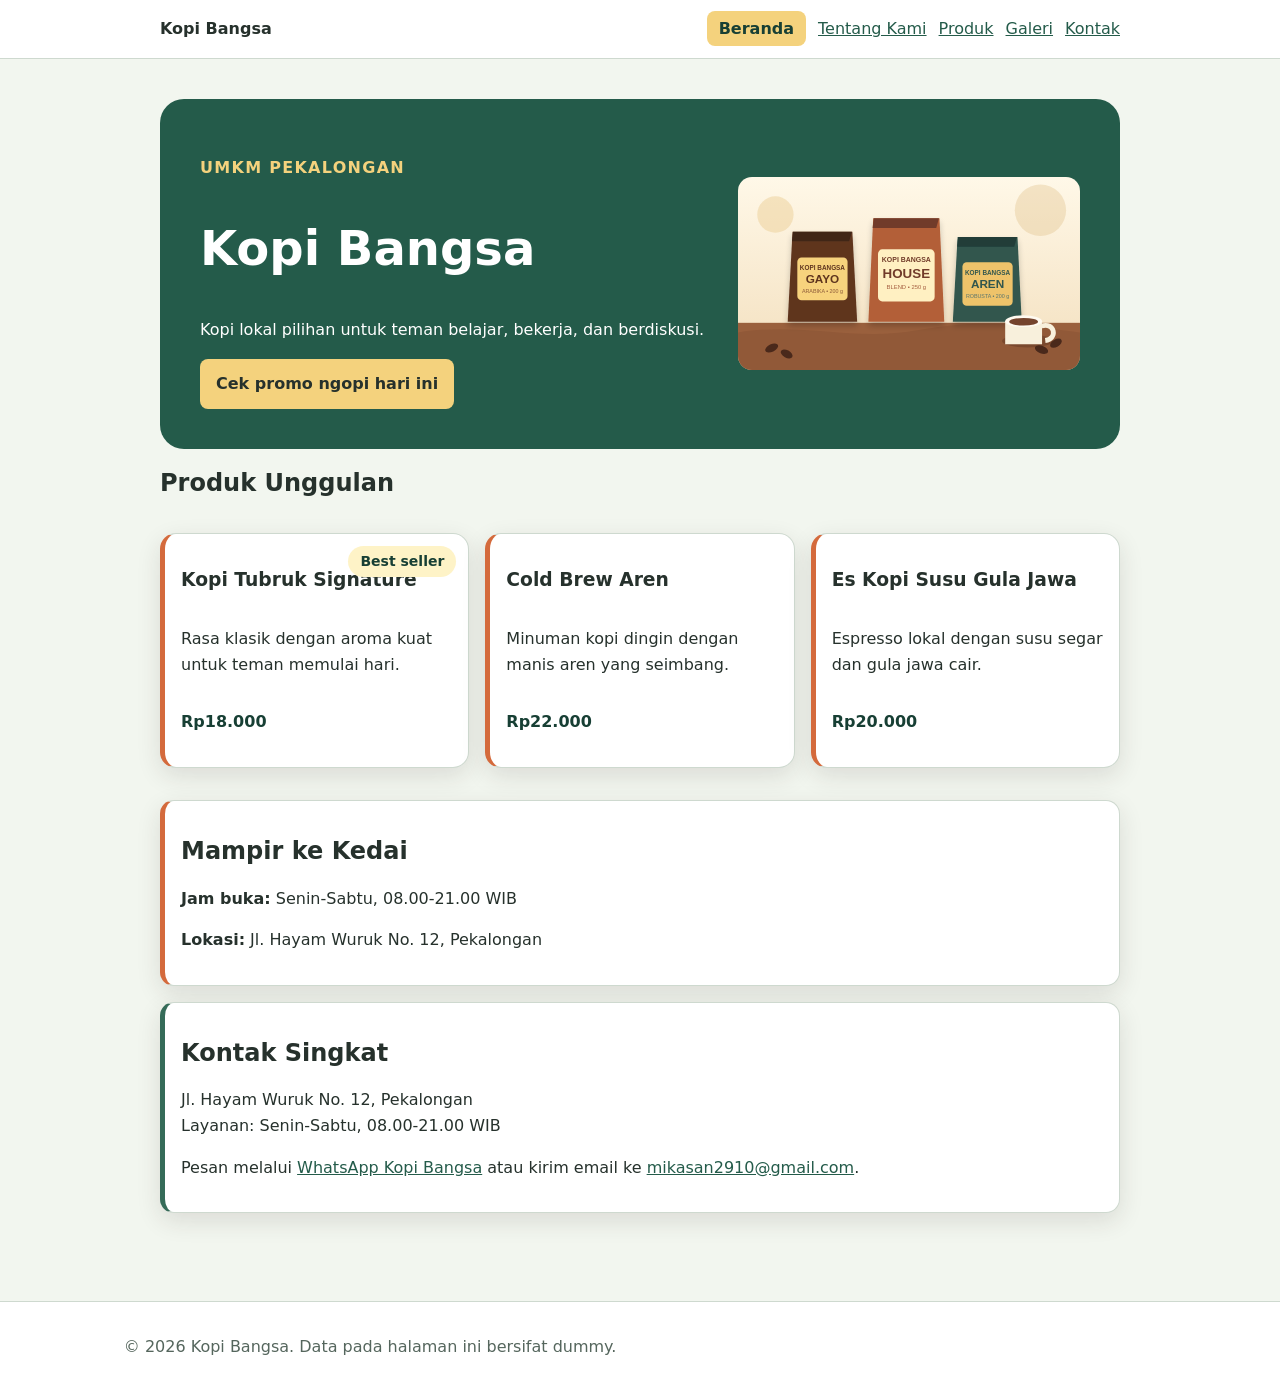
<file: index.html>
<!doctype html>
<html lang="id">
  <head>
    <meta charset="utf-8" />
    <meta name="viewport" content="width=device-width, initial-scale=1" />
    <title>Kopi Bangsa - Website UMKM</title>
    <link rel="stylesheet" href="css/style.css" />
    <script src="js/app.js" defer></script>
  </head>
  <body>
    <a class="skip-link" href="#konten">Lewati ke konten utama</a>
    <header class="site-header">
      <nav class="nav" aria-label="Navigasi utama">
        <a class="brand" href="index.html">Kopi Bangsa</a>
        <button class="nav-toggle" type="button" aria-controls="site-menu" aria-expanded="false" aria-label="Buka menu navigasi">
          <span></span>
          <span></span>
          <span></span>
        </button>
        <ul class="nav-links" id="site-menu">
          <li><a aria-current="page" href="index.html">Beranda</a></li>
          <li><a href="tentang.html">Tentang Kami</a></li>
          <li><a href="produk.html">Produk</a></li>
          <li><a href="galeri.html">Galeri</a></li>
          <li><a href="kontak.html">Kontak</a></li>
        </ul>
      </nav>
    </header>

    <main id="konten" class="page">
      <section class="hero" aria-labelledby="hero-title">
        <div class="hero-content">
          <p class="eyebrow">UMKM Pekalongan</p>
          <h1 id="hero-title">Kopi Bangsa</h1>
          <p>Kopi lokal pilihan untuk teman belajar, bekerja, dan berdiskusi.</p>
          <button id="promoButton" type="button">Cek promo ngopi hari ini</button>
        </div>
        <img class="hero-image" src="assets/images/etalase-kopi.svg" width="640" height="360" alt="Etalase Kopi Bangsa berisi kemasan kopi lokal" />
      </section>

      <section aria-labelledby="produk-title">
        <h2 id="produk-title">Produk Unggulan</h2>
        <div class="product-grid">
          <article class="product-card">
            <span class="product-badge">Best seller</span>
            <h3>Kopi Tubruk Signature</h3>
            <p>Rasa klasik dengan aroma kuat untuk teman memulai hari.</p>
            <p class="price">Rp18.000</p>
          </article>
          <article class="product-card">
            <h3>Cold Brew Aren</h3>
            <p>Minuman kopi dingin dengan manis aren yang seimbang.</p>
            <p class="price">Rp22.000</p>
          </article>
          <article class="product-card">
            <h3>Es Kopi Susu Gula Jawa</h3>
            <p>Espresso lokal dengan susu segar dan gula jawa cair.</p>
            <p class="price">Rp20.000</p>
          </article>
        </div>
      </section>

      <section class="business-info" aria-labelledby="info-title">
        <h2 id="info-title">Mampir ke Kedai</h2>
        <p><strong>Jam buka:</strong> Senin-Sabtu, 08.00-21.00 WIB</p>
        <p><strong>Lokasi:</strong> Jl. Hayam Wuruk No. 12, Pekalongan</p>
      </section>

      <section id="kontak-singkat" class="contact-info" aria-labelledby="kontak-title">
        <h2 id="kontak-title">Kontak Singkat</h2>
        <address>
          Jl. Hayam Wuruk No. 12, Pekalongan<br />
          Layanan: Senin-Sabtu, 08.00-21.00 WIB
        </address>
        <p>
          Pesan melalui
          <a href="https://wa.me/62895380108669">WhatsApp Kopi Bangsa</a>
          atau kirim email ke
          <a href="mailto:mikasan2910@gmail.com">mikasan2910@gmail.com</a>.
        </p>
      </section>
    </main>

    <footer class="site-footer">
      <p>&copy; 2026 Kopi Bangsa. Data pada halaman ini bersifat dummy.</p>
    </footer>
    <script src="js/script.js" defer></script>
    <script src="js/nav.js" defer></script>
  </body>
</html>
</file>
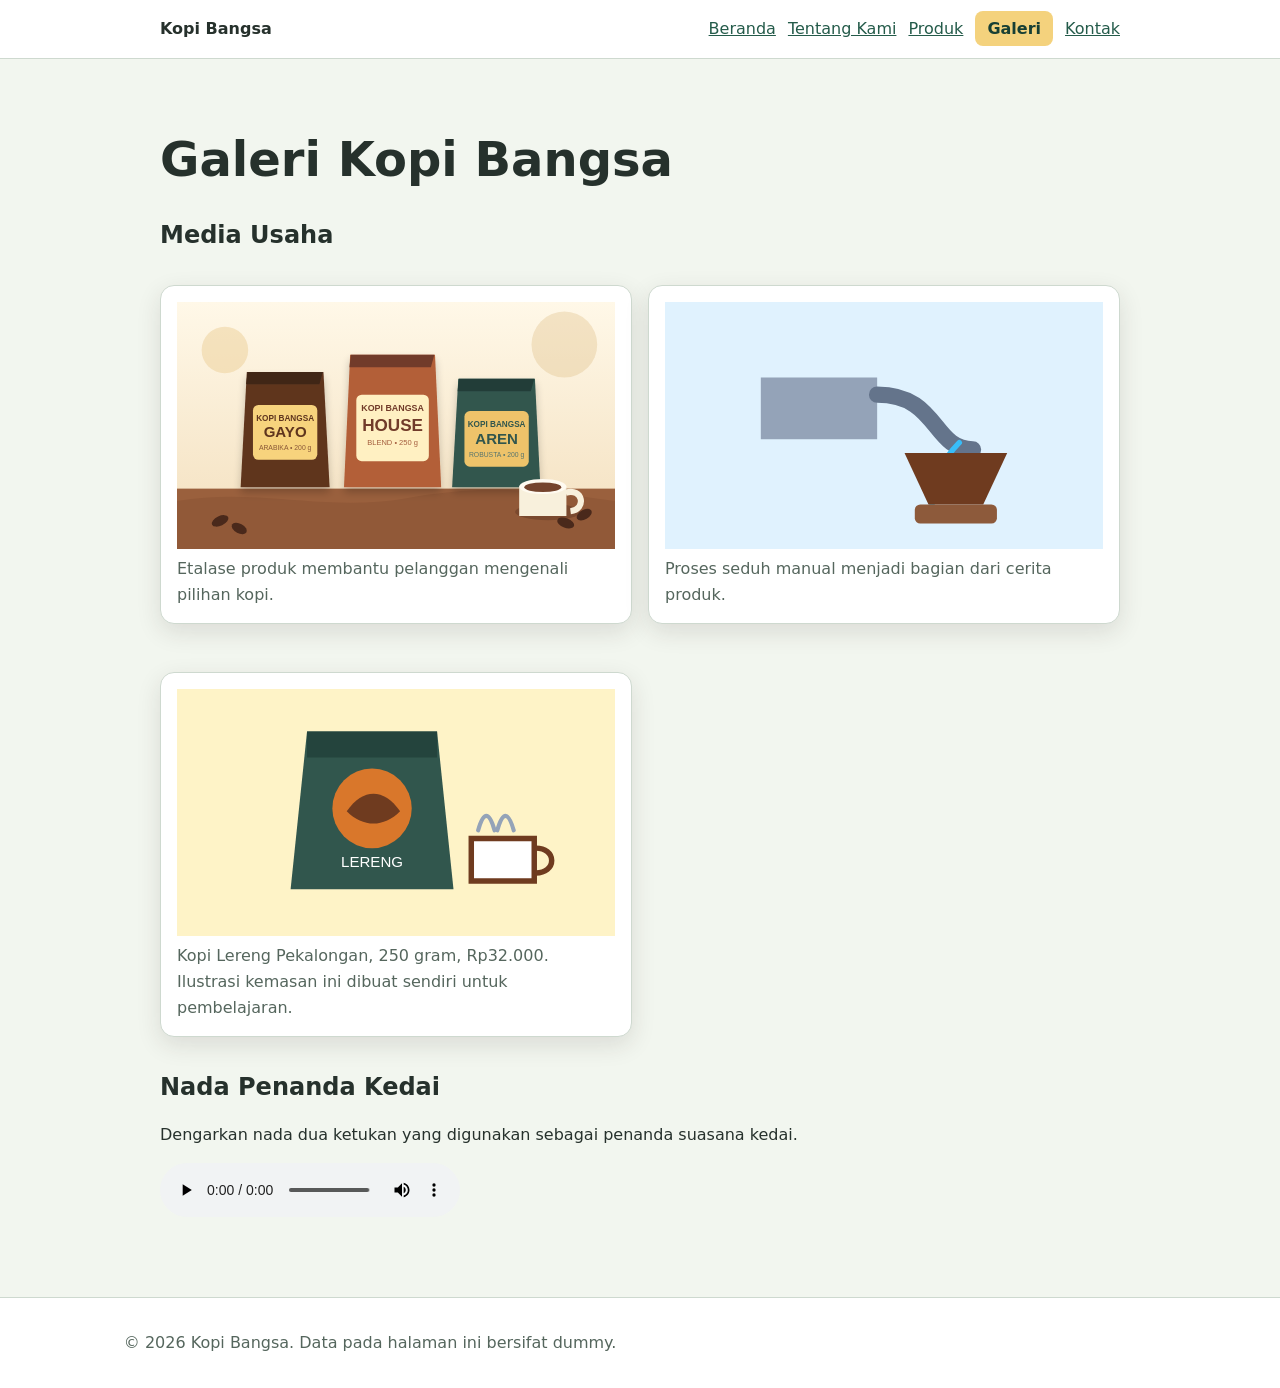
<file: galeri.html>
<!doctype html>
<html lang="id">
  <head>
    <meta charset="utf-8" />
    <meta name="viewport" content="width=device-width, initial-scale=1" />
    <title>Galeri Kopi Bangsa - Website UMKM</title>
    <link rel="stylesheet" href="css/style.css" />
    <script src="js/nav.js" defer></script>
  </head>
  <body>
    <a class="skip-link" href="#konten">Lewati ke konten utama</a>
    <header class="site-header">
      <nav class="nav" aria-label="Navigasi utama">
        <a class="brand" href="index.html">Kopi Bangsa</a>
        <button class="nav-toggle" type="button" aria-controls="site-menu" aria-expanded="false" aria-label="Buka menu navigasi">
          <span></span>
          <span></span>
          <span></span>
        </button>
        <ul class="nav-links" id="site-menu">
          <li><a href="index.html">Beranda</a></li>
          <li><a href="tentang.html">Tentang Kami</a></li>
          <li><a href="produk.html">Produk</a></li>
          <li><a aria-current="page" href="galeri.html">Galeri</a></li>
          <li><a href="kontak.html">Kontak</a></li>
        </ul>
      </nav>
    </header>
    <main id="konten" class="page">
      <h1>Galeri Kopi Bangsa</h1>
      <section aria-labelledby="media-title">
        <h2 id="media-title">Media Usaha</h2>
        <div class="gallery-grid">
          <figure class="media-card">
            <img src="assets/images/etalase-kopi.svg" width="640" height="360" loading="lazy" alt="Etalase Kopi Bangsa berisi kemasan kopi lokal" />
            <figcaption>Etalase produk membantu pelanggan mengenali pilihan kopi.</figcaption>
          </figure>
          <figure class="media-card">
            <img src="assets/images/proses-seduh.svg" width="640" height="360" loading="lazy" alt="Barista menuang air panas ke dripper kopi" />
            <figcaption>Proses seduh manual menjadi bagian dari cerita produk.</figcaption>
          </figure>
          <figure class="media-card">
            <img src="assets/images/produk-kopi-640.svg" srcset="assets/images/produk-kopi-640.svg 640w, assets/images/produk-kopi-960.svg 960w" sizes="(min-width: 60rem) 27.375rem, (min-width: 42rem) calc(50vw - 3.625rem), calc(100vw - 4.125rem)" width="640" height="360" loading="lazy" alt="Kemasan Kopi Lereng Pekalongan berwarna hijau di samping cangkir seduh" />
            <figcaption>Kopi Lereng Pekalongan, 250 gram, Rp32.000. Ilustrasi kemasan ini dibuat sendiri untuk pembelajaran.</figcaption>
          </figure>
        </div>
      </section>
      <section aria-labelledby="audio-title">
        <h2 id="audio-title">Nada Penanda Kedai</h2>
        <p id="audio-note">Dengarkan nada dua ketukan yang digunakan sebagai penanda suasana kedai.</p>
        <audio controls aria-describedby="audio-note" src="assets/audio/penanda-kedai.wav">
          Browser Anda tidak mendukung pemutar audio.
        </audio>
      </section>
    </main>
    <footer class="site-footer">
      <p>&copy; 2026 Kopi Bangsa. Data pada halaman ini bersifat dummy.</p>
    </footer>
  </body>
</html>
</file>
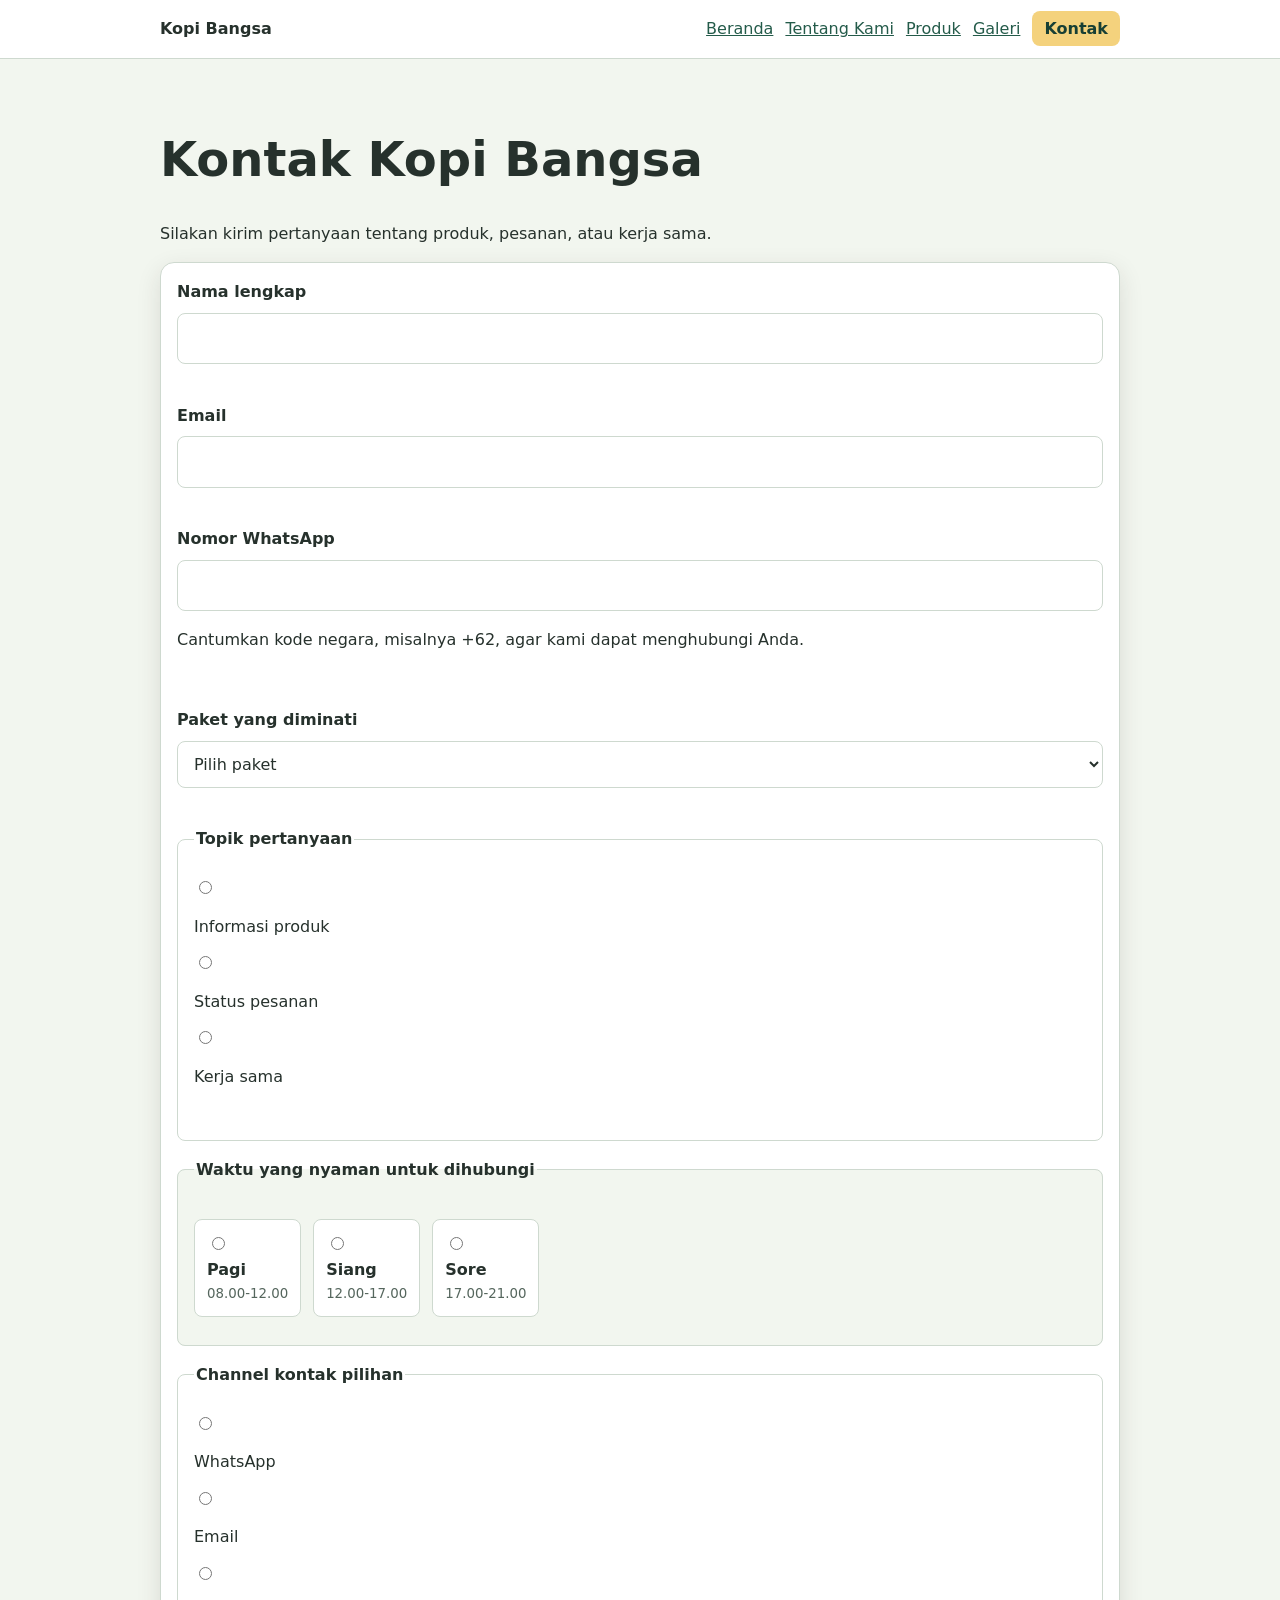
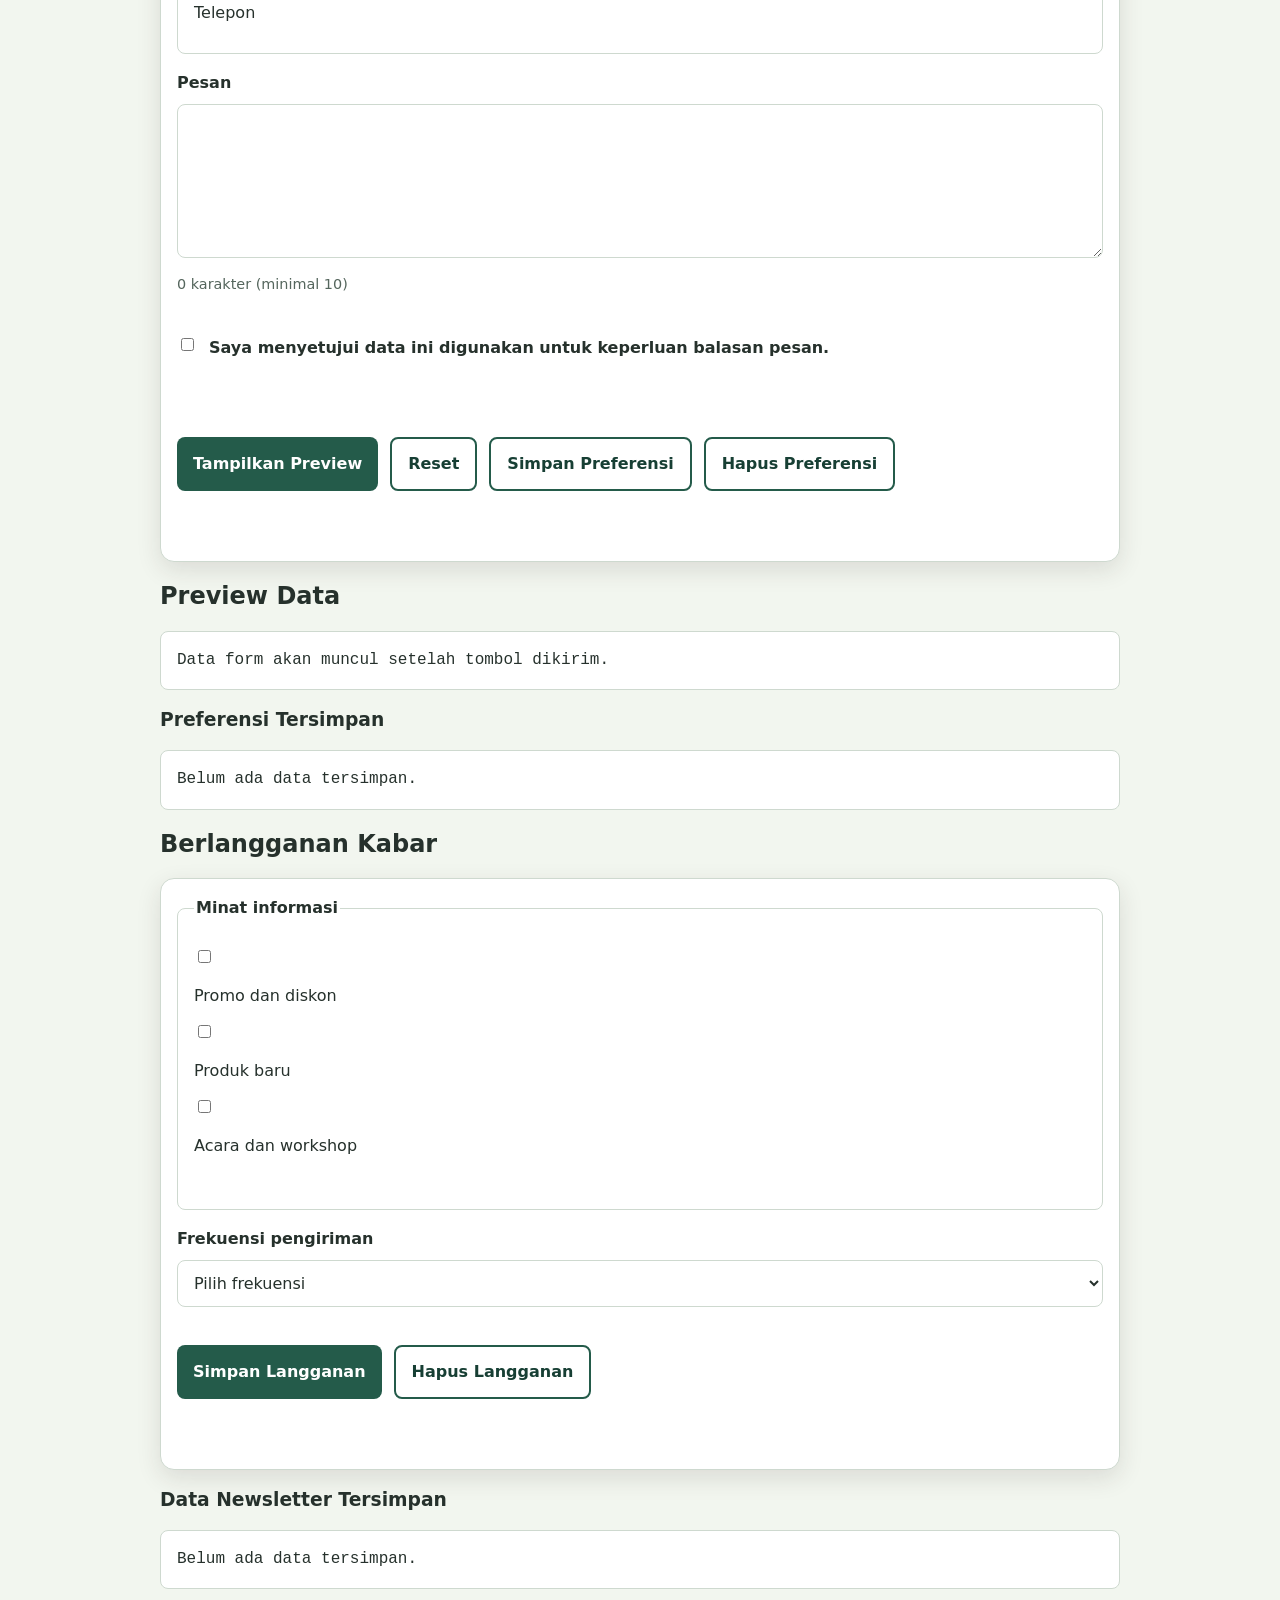
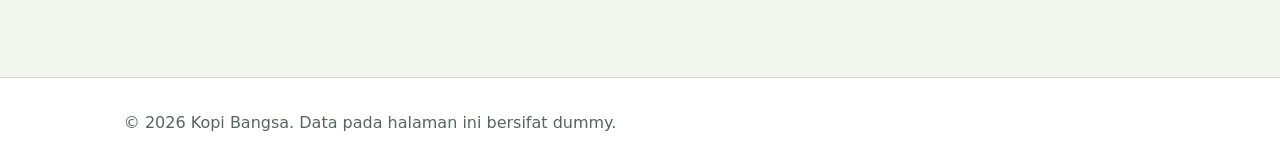
<file: kontak.html>
<!doctype html>
<html lang="id">
  <head>
    <meta charset="utf-8" />
    <meta name="viewport" content="width=device-width, initial-scale=1" />
    <title>Kontak Kopi Bangsa - Website UMKM</title>
    <link rel="stylesheet" href="css/style.css" />
    <script src="js/form.js" defer></script>
    <script src="js/newsletter.js" defer></script>
    <script src="js/nav.js" defer></script>
  </head>
  <body>
    <a class="skip-link" href="#konten">Lewati ke konten utama</a>
    <header class="site-header">
      <nav class="nav" aria-label="Navigasi utama">
        <a class="brand" href="index.html">Kopi Bangsa</a>
        <button class="nav-toggle" type="button" aria-controls="site-menu" aria-expanded="false" aria-label="Buka menu navigasi">
          <span></span>
          <span></span>
          <span></span>
        </button>
        <ul class="nav-links" id="site-menu">
          <li><a href="index.html">Beranda</a></li>
          <li><a href="tentang.html">Tentang Kami</a></li>
          <li><a href="produk.html">Produk</a></li>
          <li><a href="galeri.html">Galeri</a></li>
          <li><a aria-current="page" href="kontak.html">Kontak</a></li>
        </ul>
      </nav>
    </header>
    <main id="konten" class="page">
      <h1>Kontak Kopi Bangsa</h1>
      <p>Silakan kirim pertanyaan tentang produk, pesanan, atau kerja sama.</p>

      <form id="form-kontak" action="#" method="post" novalidate>
        <div id="ringkasan-error" class="error-summary" role="alert" hidden></div>

        <div class="field">
          <label for="nama">Nama lengkap</label>
          <input id="nama" name="nama" type="text" autocomplete="name" required minlength="3" aria-describedby="nama-error" />
          <p id="nama-error" class="field-error" aria-live="polite"></p>
        </div>

        <div class="field">
          <label for="email">Email</label>
          <input id="email" name="email" type="email" autocomplete="email" required aria-describedby="email-error" />
          <p id="email-error" class="field-error" aria-live="polite"></p>
        </div>

        <div class="field">
          <label for="telepon">Nomor WhatsApp</label>
          <input
            id="telepon"
            name="telepon"
            type="tel"
            autocomplete="tel"
            pattern="^(\+62|62|0)8[1-9][0-9]{6,10}$"
            aria-describedby="whatsapp-help telepon-error"
            required
          />
          <p id="whatsapp-help">Cantumkan kode negara, misalnya +62, agar kami dapat menghubungi Anda.</p>
          <p id="telepon-error" class="field-error" aria-live="polite"></p>
        </div>

        <div class="field">
          <label for="paket">Paket yang diminati</label>
          <select id="paket" name="paket" required aria-describedby="paket-error">
            <option value="">Pilih paket</option>
            <option value="rumahan">Paket rumahan</option>
            <option value="kantor">Paket kantor</option>
            <option value="reseller">Paket reseller</option>
          </select>
          <p id="paket-error" class="field-error" aria-live="polite"></p>
        </div>

        <fieldset>
          <legend>Topik pertanyaan</legend>
          <input id="topik-1" type="radio" name="topik" value="produk" required />
          <label for="topik-1">Informasi produk</label>
          <input id="topik-pesanan" type="radio" name="topik" value="pesanan" />
          <label for="topik-pesanan">Status pesanan</label>
          <input id="topik-kerja-sama" type="radio" name="topik" value="kerja-sama" />
          <label for="topik-kerja-sama">Kerja sama</label>
          <p id="topik-error" class="field-error" aria-live="polite"></p>
        </fieldset>

        <fieldset class="time-options">
          <legend>Waktu yang nyaman untuk dihubungi</legend>
          <div class="time-option-list">
            <label class="time-option" for="waktu-pagi">
              <input id="waktu-pagi" type="radio" name="waktu-kontak" value="pagi" required />
              <span class="time-option-copy"><strong>Pagi</strong><small>08.00-12.00</small></span>
            </label>
            <label class="time-option" for="waktu-siang">
              <input id="waktu-siang" type="radio" name="waktu-kontak" value="siang" />
              <span class="time-option-copy"><strong>Siang</strong><small>12.00-17.00</small></span>
            </label>
            <label class="time-option" for="waktu-sore">
              <input id="waktu-sore" type="radio" name="waktu-kontak" value="sore" />
              <span class="time-option-copy"><strong>Sore</strong><small>17.00-21.00</small></span>
            </label>
          </div>
        </fieldset>

        <fieldset>
          <legend>Channel kontak pilihan</legend>
          <input id="channel-wa" type="radio" name="channel" value="whatsapp" />
          <label for="channel-wa">WhatsApp</label>
          <input id="channel-email" type="radio" name="channel" value="email" />
          <label for="channel-email">Email</label>
          <input id="channel-telepon" type="radio" name="channel" value="telepon" />
          <label for="channel-telepon">Telepon</label>
        </fieldset>

        <div class="field">
          <label for="pesan">Pesan</label>
          <textarea id="pesan" name="pesan" rows="5" required minlength="10" aria-describedby="hitung-pesan pesan-error"></textarea>
          <p id="hitung-pesan" class="char-count">0 karakter (minimal 10)</p>
          <p id="pesan-error" class="field-error" aria-live="polite"></p>
        </div>

        <div class="field field-check">
          <input id="setuju" name="setuju" type="checkbox" required aria-describedby="setuju-error" />
          <label for="setuju">Saya menyetujui data ini digunakan untuk keperluan balasan pesan.</label>
          <p id="setuju-error" class="field-error" aria-live="polite"></p>
        </div>

        <p id="form-feedback" class="form-feedback" aria-live="polite"></p>

        <div class="form-actions">
          <button type="submit">Tampilkan Preview</button>
          <button type="reset" class="button-secondary">Reset</button>
          <button id="simpan-preferensi" type="button" class="button-secondary">Simpan Preferensi</button>
          <button id="hapus-preferensi" type="button" class="button-secondary">Hapus Preferensi</button>
        </div>

        <p id="status-preferensi" class="form-feedback" aria-live="polite"></p>
      </form>

      <section aria-labelledby="preview-title">
        <h2 id="preview-title">Preview Data</h2>
        <pre id="preview-form" aria-live="polite">Data form akan muncul setelah tombol dikirim.</pre>

        <h3>Preferensi Tersimpan</h3>
        <pre id="json-preferensi" aria-live="polite">Belum ada data tersimpan.</pre>
      </section>

      <section aria-labelledby="newsletter-title">
        <h2 id="newsletter-title">Berlangganan Kabar</h2>
        <form id="form-newsletter" action="#" method="post" novalidate>
          <fieldset>
            <legend>Minat informasi</legend>
            <input id="minat-promo" type="checkbox" name="minat" value="promo" />
            <label for="minat-promo">Promo dan diskon</label>
            <input id="minat-produk" type="checkbox" name="minat" value="produk-baru" />
            <label for="minat-produk">Produk baru</label>
            <input id="minat-acara" type="checkbox" name="minat" value="acara" />
            <label for="minat-acara">Acara dan workshop</label>
            <p id="minat-error" class="field-error" aria-live="polite"></p>
          </fieldset>

          <div class="field">
            <label for="frekuensi">Frekuensi pengiriman</label>
            <select id="frekuensi" name="frekuensi" aria-describedby="frekuensi-error">
              <option value="">Pilih frekuensi</option>
              <option value="mingguan">Mingguan</option>
              <option value="bulanan">Bulanan</option>
            </select>
            <p id="frekuensi-error" class="field-error" aria-live="polite"></p>
          </div>

          <div class="form-actions">
            <button type="submit">Simpan Langganan</button>
            <button id="hapus-newsletter" type="button" class="button-secondary">Hapus Langganan</button>
          </div>

          <p id="status-newsletter" class="form-feedback" aria-live="polite"></p>
        </form>

        <h3>Data Newsletter Tersimpan</h3>
        <pre id="json-newsletter" aria-live="polite">Belum ada data tersimpan.</pre>
      </section>
    </main>
    <footer class="site-footer">
      <p>&copy; 2026 Kopi Bangsa. Data pada halaman ini bersifat dummy.</p>
    </footer>
  </body>
</html>
</file>
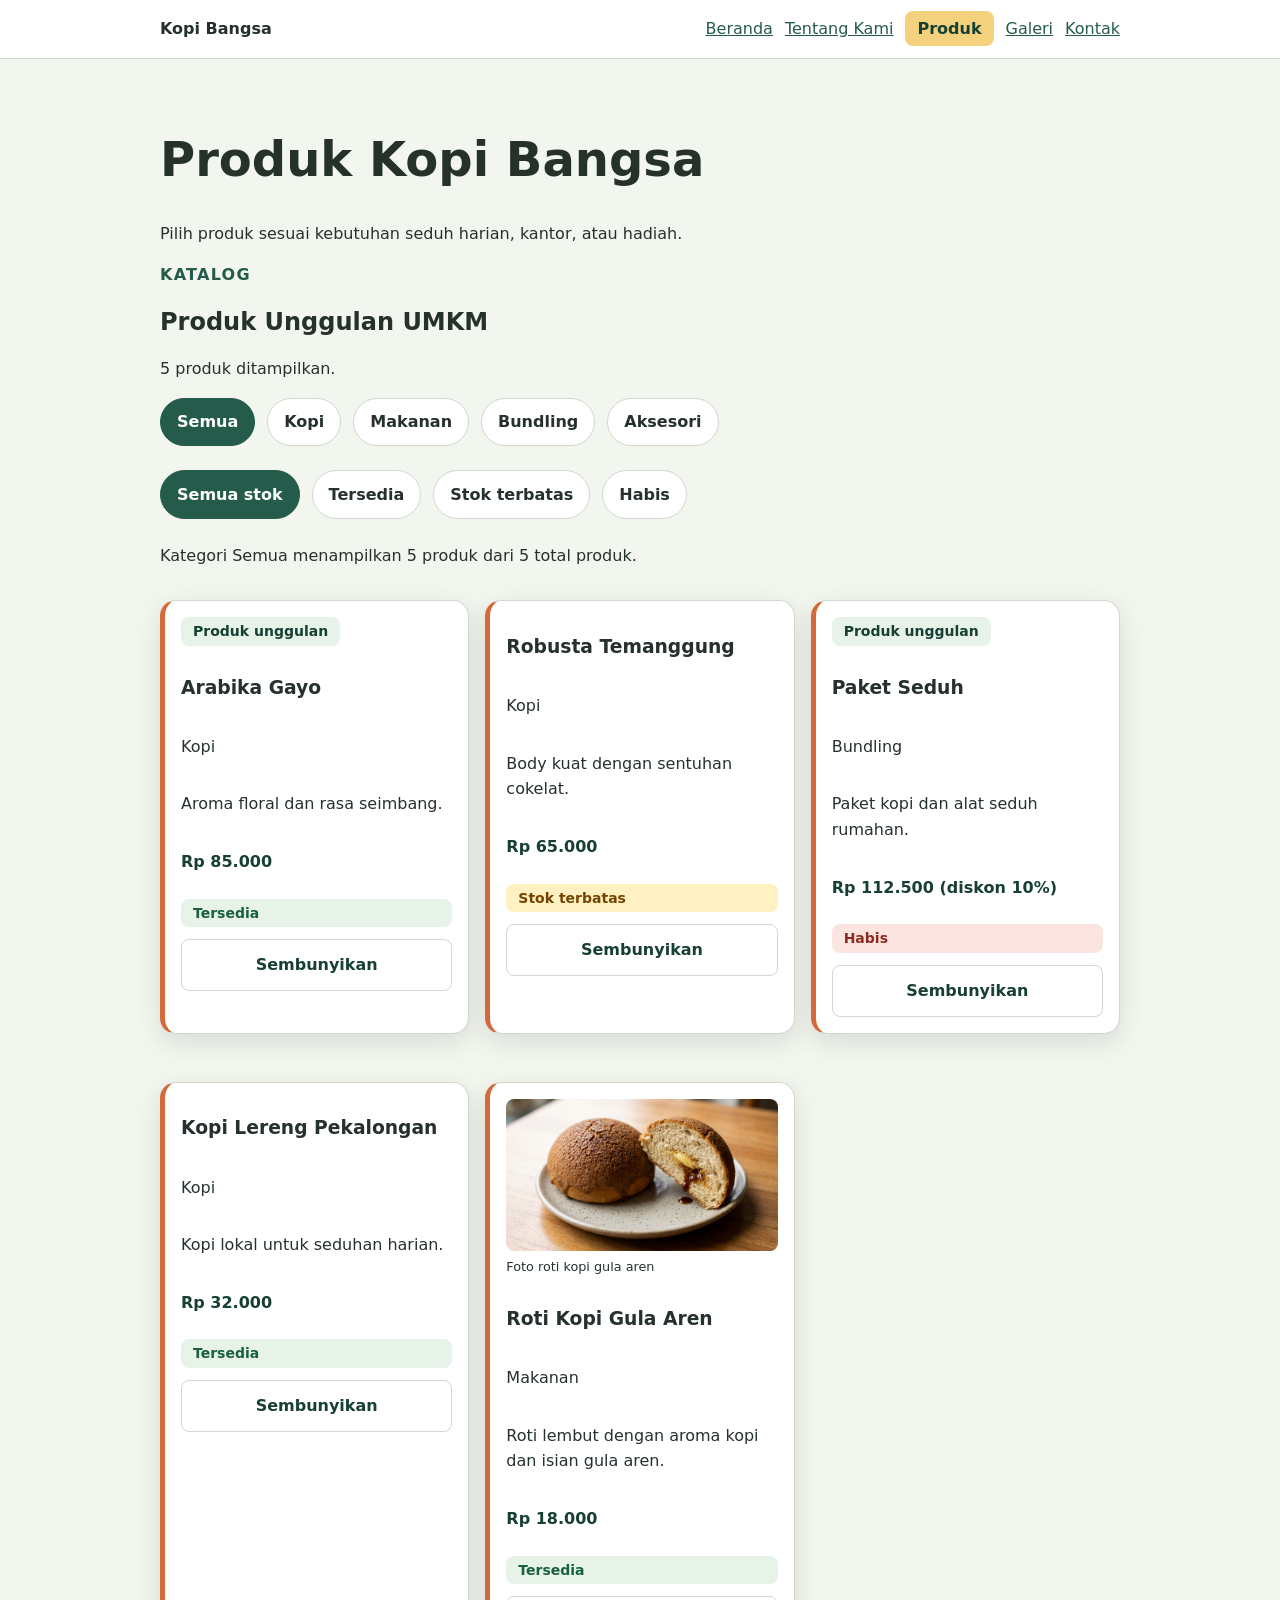
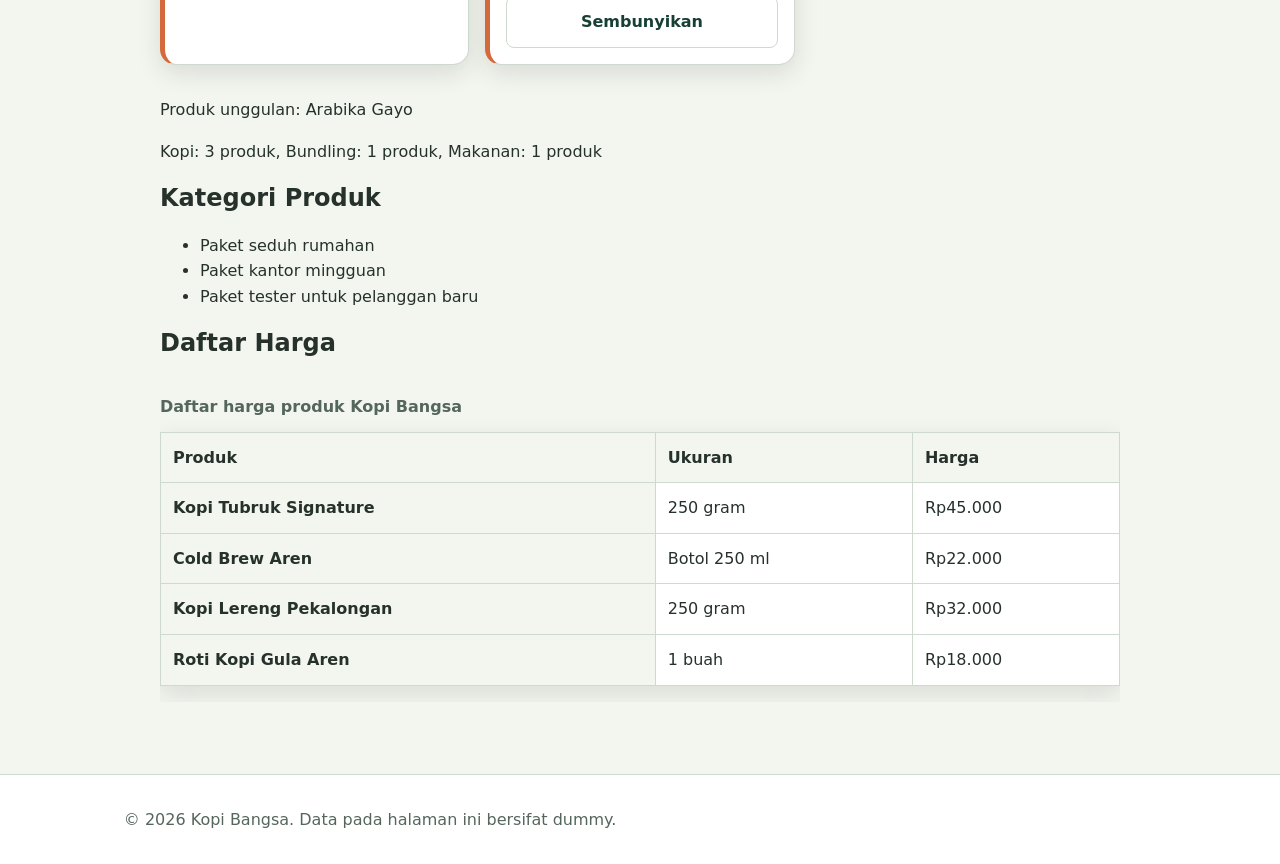
<file: produk.html>
<!doctype html>
<html lang="id">
  <head>
    <meta charset="utf-8" />
    <meta name="viewport" content="width=device-width, initial-scale=1" />
    <title>Produk Kopi Bangsa - Website UMKM</title>
    <link rel="stylesheet" href="css/style.css" />
    <script src="js/app.js" defer></script>
    <script src="js/nav.js" defer></script>
  </head>
  <body>
    <a class="skip-link" href="#konten">Lewati ke konten utama</a>
    <header class="site-header">
      <nav class="nav" aria-label="Navigasi utama">
        <a class="brand" href="index.html">Kopi Bangsa</a>
        <button class="nav-toggle" type="button" aria-controls="site-menu" aria-expanded="false" aria-label="Buka menu navigasi">
          <span></span>
          <span></span>
          <span></span>
        </button>
        <ul class="nav-links" id="site-menu">
          <li><a href="index.html">Beranda</a></li>
          <li><a href="tentang.html">Tentang Kami</a></li>
          <li><a aria-current="page" href="produk.html">Produk</a></li>
          <li><a href="galeri.html">Galeri</a></li>
          <li><a href="kontak.html">Kontak</a></li>
        </ul>
      </nav>
    </header>
    <main id="konten" class="page">
      <h1>Produk Kopi Bangsa</h1>
      <p>Pilih produk sesuai kebutuhan seduh harian, kantor, atau hadiah.</p>
      <section class="product-section" aria-labelledby="produk-title">
        <div class="section-heading">
          <p class="eyebrow">Katalog</p>
          <h2 id="produk-title">Produk Unggulan UMKM</h2>
          <p id="produk-status" class="produk-status" aria-live="polite">Produk belum dimuat.</p>
        </div>
        <div class="filter-bar" role="group" aria-label="Filter kategori produk">
          <button type="button" class="filter-button is-active" data-filter="Semua" aria-pressed="true">Semua</button>
          <button type="button" class="filter-button" data-filter="Kopi" aria-pressed="false">Kopi</button>
          <button type="button" class="filter-button" data-filter="Makanan" aria-pressed="false">Makanan</button>
          <button type="button" class="filter-button" data-filter="Bundling" aria-pressed="false">Bundling</button>
          <button type="button" class="filter-button" data-filter="Aksesori" aria-pressed="false">Aksesori</button>
        </div>
        <div class="filter-bar" role="group" aria-label="Filter stok produk">
          <button type="button" class="filter-button is-active" data-stock-filter="Semua" aria-pressed="true">Semua stok</button>
          <button type="button" class="filter-button" data-stock-filter="Tersedia" aria-pressed="false">Tersedia</button>
          <button type="button" class="filter-button" data-stock-filter="Stok terbatas" aria-pressed="false">Stok terbatas</button>
          <button type="button" class="filter-button" data-stock-filter="Habis" aria-pressed="false">Habis</button>
        </div>
        <p id="produk-filter-summary" aria-live="polite">Kategori Semua menampilkan 4 produk dari 4 total produk.</p>
        <div id="produk-grid" class="product-grid" aria-live="polite"></div>
        <p id="produk-unggulan">Produk unggulan akan ditentukan melalui JavaScript.</p>
        <p id="ringkasan-kategori">Ringkasan kategori akan dibuat melalui JavaScript.</p>
      </section>
      <section aria-labelledby="kategori-title">
        <h2 id="kategori-title">Kategori Produk</h2>
        <ul>
          <li>Paket seduh rumahan</li>
          <li>Paket kantor mingguan</li>
          <li>Paket tester untuk pelanggan baru</li>
        </ul>
      </section>
      <section aria-labelledby="harga-title">
        <h2 id="harga-title">Daftar Harga</h2>
        <div class="table-scroll" role="region" aria-labelledby="daftar-harga-caption" tabindex="0">
          <table>
          <caption id="daftar-harga-caption">Daftar harga produk Kopi Bangsa</caption>
          <thead>
            <tr>
              <th scope="col">Produk</th>
              <th scope="col">Ukuran</th>
              <th scope="col">Harga</th>
            </tr>
          </thead>
          <tbody>
            <tr>
              <th scope="row">Kopi Tubruk Signature</th>
              <td>250 gram</td>
              <td>Rp45.000</td>
            </tr>
            <tr>
              <th scope="row">Cold Brew Aren</th>
              <td>Botol 250 ml</td>
              <td>Rp22.000</td>
            </tr>
            <tr>
              <th scope="row">Kopi Lereng Pekalongan</th>
              <td>250 gram</td>
              <td>Rp32.000</td>
            </tr>
            <tr>
              <th scope="row">Roti Kopi Gula Aren</th>
              <td>1 buah</td>
              <td>Rp18.000</td>
            </tr>
          </tbody>
          </table>
        </div>
      </section>
    </main>
    <footer class="site-footer">
      <p>&copy; 2026 Kopi Bangsa. Data pada halaman ini bersifat dummy.</p>
    </footer>
  </body>
</html>
</file>
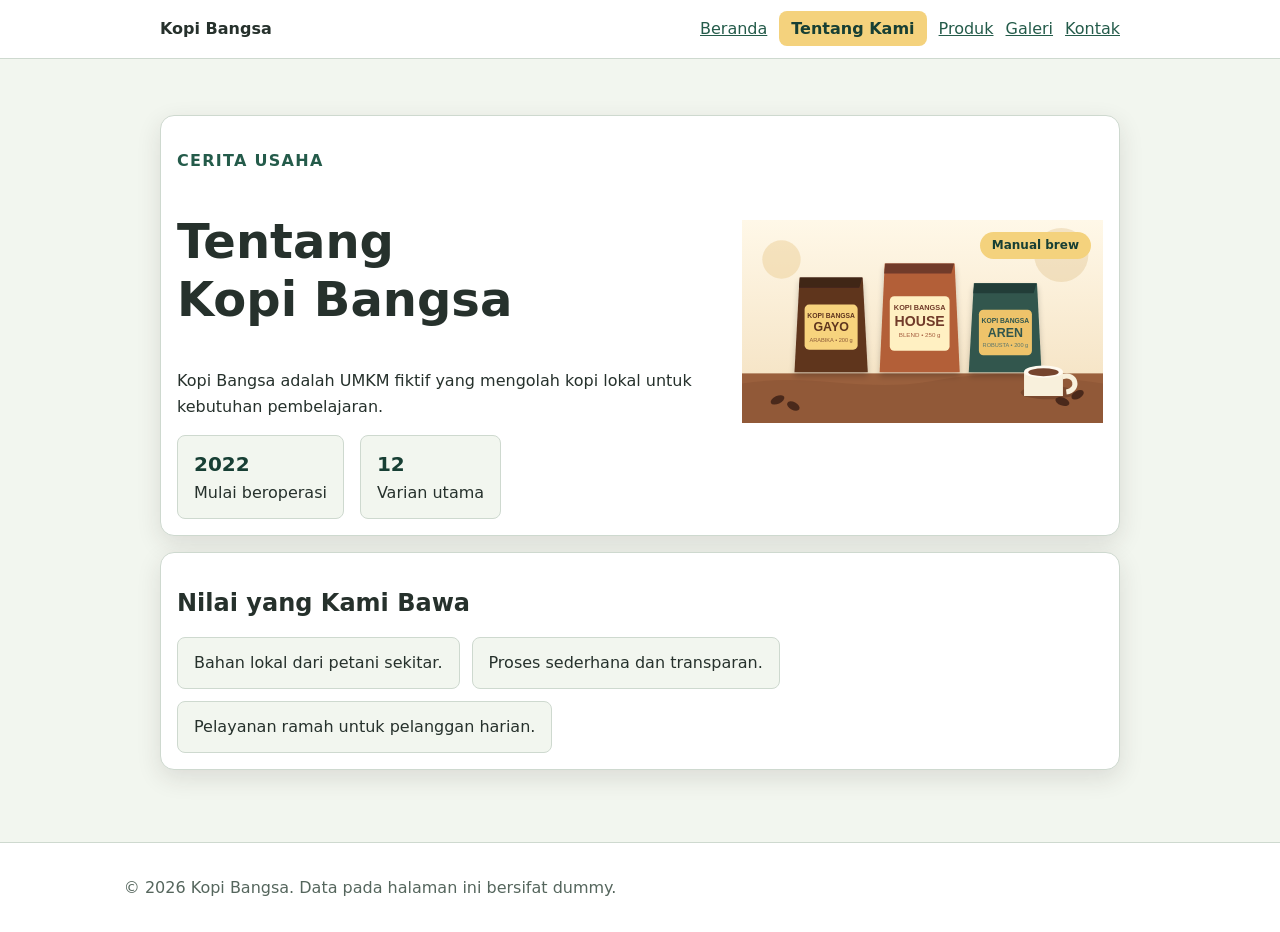
<file: tentang.html>
<!doctype html>
<html lang="id">
  <head>
    <meta charset="utf-8" />
    <meta name="viewport" content="width=device-width, initial-scale=1" />
    <title>Tentang Kopi Bangsa - Website UMKM</title>
    <link rel="stylesheet" href="css/style.css" />
    <script src="js/nav.js" defer></script>
  </head>
  <body>
    <a class="skip-link" href="#konten">Lewati ke konten utama</a>
    <header class="site-header">
      <nav class="nav" aria-label="Navigasi utama">
        <a class="brand" href="index.html">Kopi Bangsa</a>
        <button class="nav-toggle" type="button" aria-controls="site-menu" aria-expanded="false" aria-label="Buka menu navigasi">
          <span></span>
          <span></span>
          <span></span>
        </button>
        <ul class="nav-links" id="site-menu">
          <li><a href="index.html">Beranda</a></li>
          <li><a aria-current="page" href="tentang.html">Tentang Kami</a></li>
          <li><a href="produk.html">Produk</a></li>
          <li><a href="galeri.html">Galeri</a></li>
          <li><a href="kontak.html">Kontak</a></li>
        </ul>
      </nav>
    </header>

    <main id="konten" class="page">
      <section class="story-layout" aria-labelledby="tentang-title">
        <div class="story-copy">
          <p class="eyebrow">Cerita Usaha</p>
          <h1 id="tentang-title">Tentang Kopi Bangsa</h1>
          <p>Kopi Bangsa adalah UMKM fiktif yang mengolah kopi lokal untuk kebutuhan pembelajaran.</p>
          <div class="story-meta" aria-label="Informasi singkat usaha">
            <div class="story-stat">
              <strong>2022</strong>
              <span>Mulai beroperasi</span>
            </div>
            <div class="story-stat">
              <strong>12</strong>
              <span>Varian utama</span>
            </div>
          </div>
        </div>
        <div class="story-visual">
          <span class="story-badge">Manual brew</span>
          <img src="assets/images/etalase-kopi.svg" width="640" height="360" loading="lazy" alt="Etalase Kopi Bangsa berisi kemasan kopi lokal" />
        </div>
      </section>

      <section class="value-panel" aria-labelledby="nilai-title">
        <h2 id="nilai-title">Nilai yang Kami Bawa</h2>
        <ul class="value-list">
          <li>Bahan lokal dari petani sekitar.</li>
          <li>Proses sederhana dan transparan.</li>
          <li>Pelayanan ramah untuk pelanggan harian.</li>
        </ul>
      </section>
    </main>

    <footer class="site-footer">
      <p>&copy; 2026 Kopi Bangsa. Data pada halaman ini bersifat dummy.</p>
    </footer>
  </body>
</html>
</file>
<file: css/style.css>
:root {
    --color-primary: #245b4a;
    --color-primary-strong: #173f34;
    --color-text: #26312c;
    --color-muted: #55665d;
    --color-surface: #ffffff;
    --color-surface-soft: #f2f6ef;
    --color-border: #ced9cf;
    --color-focus: #a33b16;
    --color-accent: #d46a3c;
    --color-accent-secondary: #356b58;
    --color-selected-surface: #e7f2e8;
    --color-highlight: #f4d27d;
    --color-highlight-hover: #ecc05e;
    --color-success: #17613e;
    --color-success-soft: #e7f2e9;
    --space-1: 0.5rem;
    --space-2: 0.75rem;
    --space-3: 1rem;
    --space-4: 1.5rem;
    --space-5: 2rem;
    --space-6: 2.5rem;
    --radius-sm: 0.5rem;
    --radius-md: 0.875rem;
    --radius-lg: 1.25rem;
    --radius-xl: 1.75rem;
    --radius-card: 1rem;
    --radius-feature: 1.5rem;
    --shadow-card: 0 0.5rem 1.5rem rgb(48 35 30 / 0.12);
}

*,
*::before,
*::after {
    box-sizing: border-box;
}

html {
    color-scheme: light;
}

body {
    margin: 0;
    color: var(--color-text);
    background: var(--color-surface-soft);
    font-family: system-ui, -apple-system, BlinkMacSystemFont, "Segoe UI", sans-serif;
    font-size: 1rem;
    line-height: 1.6;
}

img {
    max-width: 100%;
    height: auto;
}

a {
    color: var(--color-primary);
}

a:hover {
    color: var(--color-primary-strong);
}

:focus-visible {
    outline: 3px solid var(--color-focus);
    outline-offset: 3px;
}

.skip-link {
    position: absolute;
    top: -5rem;
    left: var(--space-3);
    padding: var(--space-2) var(--space-3);
    color: var(--color-surface);
    background: var(--color-text);
}

.skip-link:focus {
    top: var(--space-3);
}

.site-header,
.site-footer {
    padding: var(--space-3) var(--space-4);
    background: var(--color-surface);
    border-bottom: 1px solid var(--color-border);
}

.site-footer {
    margin-top: var(--space-5);
    color: var(--color-muted);
    text-align: center;
    border-top: 1px solid var(--color-border);
    border-bottom: 0;
}

.nav,
.page {
    width: min(100% - 2rem, 60rem);
    margin-inline: auto;
}

.nav {
    display: flex;
    flex-direction: row;
    gap: var(--space-2);
    align-items: center;
    justify-content: space-between;
    flex-wrap: wrap;
}

.brand {
    display: inline-block;
    margin-bottom: 0;
    color: var(--color-text);
    font-weight: 800;
    text-decoration: none;
}

.nav-links {
    display: flex;
    flex-direction: column;
    gap: var(--space-2);
    flex-basis: 100%;
    padding: 0;
    margin: 0;
    list-style: none;
}

.nav-toggle {
    display: none;
    width: 2.75rem;
    height: 2.75rem;
    padding: 0.625rem;
    color: var(--color-text);
    background: var(--color-surface);
    border: 1px solid var(--color-border);
    border-radius: var(--radius-sm);
    cursor: pointer;
}

.nav-toggle span {
    display: block;
    height: 2px;
    margin-block: 4px;
    background: currentColor;
}

.js .nav-toggle {
    display: block;
}

.js .nav:not(.is-open) .nav-links {
    display: none;
}

.nav li {
    margin: 0;
}

.nav a[aria-current="page"] {
    padding: var(--space-1) var(--space-2);
    color: var(--color-primary-strong);
    font-weight: 700;
    text-decoration: none;
    background: var(--color-highlight);
    border-radius: var(--radius-sm);
}

.page {
    padding-block: var(--space-6);
}

.hero {
    padding: clamp(var(--space-3), 4vw, var(--space-6));
    color: var(--color-surface);
    background: var(--color-primary);
    border-radius: var(--radius-feature);
}

h1,
h2,
h3 {
    line-height: 1.2;
    text-wrap: balance;
}

h1 {
    font-size: clamp(2rem, 6vw, 3rem);
}

p,
li {
    max-width: 68ch;
}

.eyebrow {
    color: var(--color-primary);
    font-weight: 800;
    letter-spacing: 0.08em;
    text-transform: uppercase;
}

.hero .eyebrow {
    color: var(--color-highlight);
}

.price {
    color: var(--color-primary-strong);
    font-weight: 800;
}

button,
.button {
    display: inline-block;
    padding: var(--space-2) var(--space-3);
    color: var(--color-surface);
    font: inherit;
    font-weight: 700;
    text-decoration: none;
    cursor: pointer;
    background: var(--color-primary);
    border: 0;
    border-radius: var(--radius-sm);
}

button:hover,
.button:hover {
    color: var(--color-surface);
    background: var(--color-primary-strong);
}

.hero button {
    color: var(--color-text);
    background: var(--color-highlight);
}

.hero button:hover {
    color: var(--color-text);
    background: var(--color-highlight-hover);
}

.story-layout,
.catalog-layout,
.product-card,
.media-card,
.business-info,
.contact-info,
table,
form {
    margin-block: var(--space-3);
    padding: var(--space-3);
    background: var(--color-surface);
    border: 1px solid var(--color-border);
    border-radius: var(--radius-md);
    box-shadow: var(--shadow-card);
}

.story-layout {
    display: grid;
    grid-template-columns: minmax(0, 1fr);
    gap: var(--space-4);
    align-items: center;
}

.story-copy,
.story-visual {
    min-width: 0;
}

.story-visual {
    position: relative;
}

.story-badge {
    position: absolute;
    top: var(--space-2);
    right: var(--space-2);
    padding: 0.25rem var(--space-2);
    color: var(--color-primary-strong);
    font-size: 0.75rem;
    font-weight: 800;
    background: var(--color-highlight);
    border-radius: 999px;
}

.story-meta {
    display: flex;
    flex-wrap: wrap;
    gap: var(--space-3);
}

.story-stat {
    display: flex;
    flex-direction: column;
    min-width: 7rem;
    padding: var(--space-2) var(--space-3);
    background: var(--color-surface-soft);
    border: 1px solid var(--color-border);
    border-radius: var(--radius-sm);
}

.story-stat strong {
    font-size: 1.25rem;
    color: var(--color-primary-strong);
}

.value-panel {
    padding: var(--space-3);
    background: var(--color-surface);
    border: 1px solid var(--color-border);
    border-radius: var(--radius-md);
    box-shadow: var(--shadow-card);
}

.value-list {
    display: flex;
    flex-wrap: wrap;
    gap: var(--space-2);
    padding: 0;
    margin: 0;
    list-style: none;
}

.value-list li {
    padding: var(--space-2) var(--space-3);
    background: var(--color-surface-soft);
    border: 1px solid var(--color-border);
    border-radius: var(--radius-sm);
}

.catalog-layout {
    display: grid;
    grid-template-columns: minmax(0, 1fr);
    grid-template-areas:
        "filter"
        "products";
    gap: var(--space-4);
    align-items: start;
}

.catalog-filter {
    grid-area: filter;
    padding: var(--space-3);
    background: var(--color-surface-soft);
    border: 1px solid var(--color-border);
    border-radius: var(--radius-md);
}

.catalog-filter ul {
    padding-left: 1.25rem;
    margin: 0;
}

.catalog-products {
    grid-area: products;
}

.product-card {
    position: relative;
    display: flex;
    flex-direction: column;
    border-radius: var(--radius-card);
    border-left: 5px solid var(--color-accent);
}

.product-card-figure {
    margin: 0 0 var(--space-2);
}

.product-card-image {
    display: block;
    width: 100%;
    aspect-ratio: 16 / 9;
    object-fit: cover;
    border-radius: var(--radius-sm);
}

.product-card-figure figcaption {
    margin-block-start: 0.35rem;
    color: var(--color-text-muted);
    font-size: 0.8rem;
}

.product-badge {
    position: absolute;
    inset-block-start: var(--space-2);
    inset-inline-end: var(--space-2);
    align-self: flex-start;
    padding: 0.25rem var(--space-2);
    color: var(--color-primary-strong);
    font-size: 0.875rem;
    font-weight: 800;
    background: #fef3c7;
    border-radius: 999px;
}

.card-actions {
    display: flex;
    gap: var(--space-2);
    align-items: center;
    flex-wrap: wrap;
    margin-top: auto;
}

.hero {
    display: grid;
    grid-template-columns: minmax(0, 1fr);
    gap: var(--space-4);
    align-items: center;
}

.hero-image {
    width: 100%;
    border-radius: var(--radius-md);
}

.product-grid,
.gallery-grid {
    display: grid;
    grid-template-columns: minmax(0, 1fr);
    gap: var(--space-3);
}

.filter-bar {
    display: flex;
    flex-wrap: wrap;
    gap: 0.75rem;
    margin-block: 1rem 1.5rem;
}

.filter-button {
    border: 1px solid var(--color-border, #cbd5e1);
    border-radius: 999px;
    background: #ffffff;
    color: var(--color-text, #1f2937);
    padding: 0.65rem 1rem;
    font-weight: 700;
    cursor: pointer;
}

.filter-button:hover,
.filter-button:focus-visible {
    border-color: var(--color-primary, #2563eb);
    outline: 3px solid rgb(37 99 235 / 20%);
    outline-offset: 2px;
}

.filter-button.is-active {
    background: var(--color-primary, #2563eb);
    border-color: var(--color-primary, #2563eb);
    color: #ffffff;
}

.empty-state {
    grid-column: 1 / -1;
    border: 1px dashed #94a3b8;
    border-radius: 1rem;
    padding: 1rem;
    background: #ffffff;
    color: #64748b;
}

.ghost-button {
    margin-block-start: var(--space-2);
    color: var(--color-primary-strong);
    background: transparent;
    border: 1px solid var(--color-border);
}

.ghost-button:hover {
    color: var(--color-primary-strong);
    background: var(--color-surface-soft);
}

.js-product-grid {
    display: grid;
    grid-template-columns: minmax(0, 1fr);
    gap: var(--space-3);
}

.js-product-card {
    min-width: 0;
    display: flex;
    flex-direction: column;
    padding: var(--space-3);
    background: var(--color-surface);
    border: 1px solid var(--color-border);
    border-inline-start: 5px solid var(--color-accent);
    border-radius: var(--radius-md);
    box-shadow: var(--shadow-card);
}

.js-product-card h3 {
    margin-block-start: 0;
}

.js-product-label {
    display: inline-flex;
    align-self: flex-start;
    margin-block-end: var(--space-2);
    padding: 0.2rem var(--space-2);
    color: var(--color-primary-strong);
    font-size: 0.875rem;
    font-weight: 700;
    background: var(--color-selected-surface);
    border-radius: var(--radius-sm);
}

.js-product-card .price {
    margin-block: auto var(--space-2);
    padding-block-start: var(--space-2);
}

.js-product-card .price-promo {
    color: var(--color-success);
}

.discount-note {
    margin-block: 0 var(--space-2);
    color: var(--color-success);
    font-size: 0.875rem;
    font-weight: 700;
}

.stock-badge {
    display: inline-flex;
    margin-block-start: var(--space-1);
    padding: 0.2rem var(--space-2);
    color: var(--color-success);
    font-size: 0.875rem;
    font-weight: 700;
    background: var(--color-success-soft);
    border-radius: var(--radius-sm);
}

.stock-badge.warning {
    color: #754300;
    background: #fff1c2;
}

.stock-badge.empty {
    color: #8f291d;
    background: #fce5e0;
}

@media (min-width: 42rem) {
    .js-product-grid {
        grid-template-columns: repeat(auto-fit, minmax(min(100%, 14rem), 1fr));
    }
}

.gallery-grid {
    grid-template-columns: minmax(0, 1fr);
}

.business-info {
    border-left: 5px solid var(--color-accent);
}

.contact-info {
    border-left: 5px solid var(--color-accent-secondary);
}

.contact-info address {
    font-style: normal;
}

.table-scroll {
    max-width: 100%;
    overflow-x: auto;
}

.table-scroll:focus-visible {
    outline: 3px solid var(--color-focus);
    outline-offset: 3px;
}

figure {
    margin-inline: 0;
}

figcaption,
caption {
    color: var(--color-muted);
}

table {
    width: 100%;
    min-width: 40rem;
    border-collapse: collapse;
    border-radius: 0;
}

caption {
    margin-bottom: var(--space-2);
    font-weight: 700;
    text-align: left;
}

th,
td {
    padding: var(--space-2);
    text-align: left;
    border: 1px solid var(--color-border);
}

th {
    background: var(--color-surface-soft);
}

.field {
    margin-bottom: var(--space-3);
}

.field label,
legend {
    display: block;
    margin-bottom: var(--space-1);
    font-weight: 700;
}

.field input,
.field select,
.field textarea {
    width: 100%;
    padding: var(--space-2);
    color: inherit;
    font: inherit;
    background: var(--color-surface);
    border: 1px solid var(--color-border);
    border-radius: var(--radius-sm);
}

.field input[type="radio"],
.field input[type="checkbox"] {
    width: auto;
}

fieldset {
    margin: 0 0 var(--space-3);
    padding: var(--space-3);
    border: 1px solid var(--color-border);
    border-radius: var(--radius-sm);
}

fieldset label {
    display: block;
    margin: var(--space-2) 0;
}

audio {
    max-width: 100%;
}

.time-options {
    background: var(--color-surface-soft);
}

.time-option {
    padding: var(--space-2);
    cursor: pointer;
    background: var(--color-surface);
    border: 1px solid var(--color-border);
    border-radius: var(--radius-sm);
}

.time-option-list {
    display: flex;
    flex-wrap: wrap;
    align-items: stretch;
    gap: var(--space-2);
}

.time-option input {
    accent-color: var(--color-accent-secondary);
}

.time-option-copy strong,
.time-option-copy small {
    display: block;
}

.time-option-copy small {
    color: var(--color-muted);
}

.time-option:has(input:checked) {
    background: var(--color-selected-surface);
    border-color: var(--color-accent-secondary);
    box-shadow: inset 0 0 0 1px var(--color-accent-secondary);
}

.time-option:focus-within {
    outline: 3px solid var(--color-focus);
    outline-offset: 3px;
}

#preview-form {
    padding: var(--space-3);
    white-space: pre-wrap;
    background: var(--color-surface);
    border: 1px solid var(--color-border);
    border-radius: var(--radius-sm);
}

#preview-form.status-success {
    background: var(--color-success-soft);
    border-left: 4px solid var(--color-success);
}

@media (min-width: 42rem) {
    .gallery-grid {
        grid-template-columns: repeat(2, minmax(0, 1fr));
    }
}

@media (min-width: 48rem) {
    .hero {
        grid-template-columns: minmax(0, 1.2fr) minmax(16rem, 0.8fr);
    }

    .story-layout {
        grid-template-columns: minmax(0, 1.2fr) minmax(0, 0.8fr);
    }

    .product-grid {
        grid-template-columns: repeat(2, minmax(0, 1fr));
    }
}

@media (min-width: 60rem) {
    .nav {
        flex-direction: row;
        align-items: center;
        justify-content: space-between;
    }

    .js .nav:not(.is-open) .nav-links {
        display: flex;
    }

    .js .nav .nav-toggle {
        display: none;
    }

    .nav-links {
        flex-basis: auto;
        flex-direction: row;
        flex-wrap: wrap;
    }

    .catalog-layout {
        grid-template-columns: 14rem minmax(0, 1fr);
        grid-template-areas: "filter products";
    }

    .product-grid {
        grid-template-columns: repeat(3, minmax(0, 1fr));
    }
}

.field-error,
.form-feedback {
    margin: 0;
    color: #b91c1c;
    font-weight: 700;
}

.field-error {
    min-height: 1.4rem;
}

.form-feedback {
    min-height: 1.4rem;
    margin-block: var(--space-3);
}

[aria-invalid="true"],
.field input[aria-invalid="true"],
.field select[aria-invalid="true"],
.field textarea[aria-invalid="true"] {
    border-color: #b91c1c;
    box-shadow: 0 0 0 3px rgb(185 28 28 / 15%);
}

fieldset:has([aria-invalid="true"]) {
    border-color: #b91c1c;
}

.form-feedback.success {
    color: #166534;
}

.field-check {
    display: grid;
    grid-template-columns: auto 1fr;
    gap: 0 var(--space-2);
    align-items: start;
}

.field-check label {
    margin-bottom: 0;
}

.field-check .field-error {
    grid-column: 1 / -1;
}

.char-count {
    margin: var(--space-1) 0 0;
    color: var(--color-muted);
    font-size: 0.9rem;
}

.error-summary {
    margin-bottom: var(--space-3);
    padding: var(--space-3);
    background: #fef2f2;
    border-left: 4px solid #b91c1c;
    border-radius: var(--radius-sm);
}

.error-summary p {
    margin: 0 0 var(--space-1);
    font-weight: 700;
}

.error-summary ul {
    margin: 0;
    padding-left: var(--space-4);
}

.error-summary a {
    color: #b91c1c;
}

.form-actions {
    display: flex;
    flex-wrap: wrap;
    gap: var(--space-2);
}

.button-secondary {
    color: var(--color-primary-strong);
    background: var(--color-surface);
    border: 2px solid var(--color-primary);
}

.button-secondary:hover {
    color: var(--color-primary-strong);
    background: var(--color-selected-surface);
}

#json-preferensi,
#json-newsletter {
    padding: var(--space-3);
    overflow-x: auto;
    white-space: pre-wrap;
    background: var(--color-surface);
    border: 1px solid var(--color-border);
    border-radius: var(--radius-sm);
}
</file>
